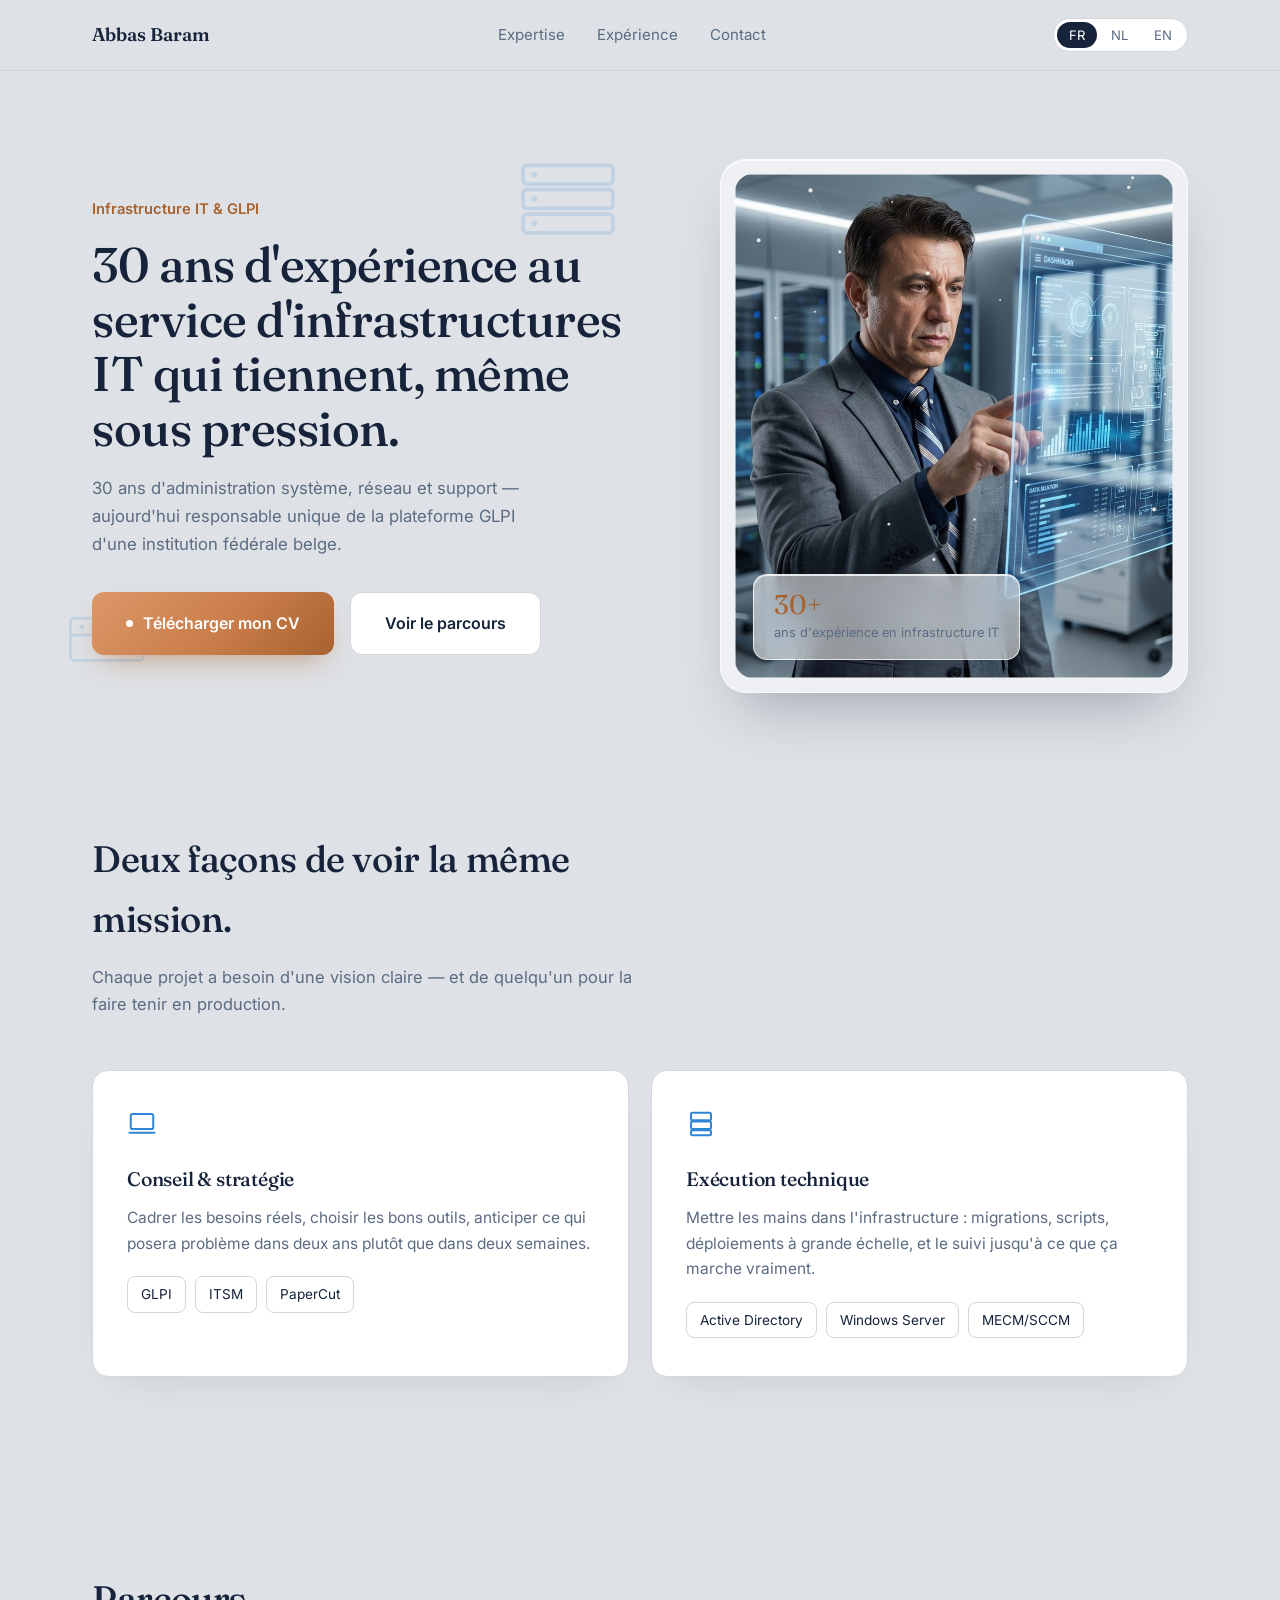
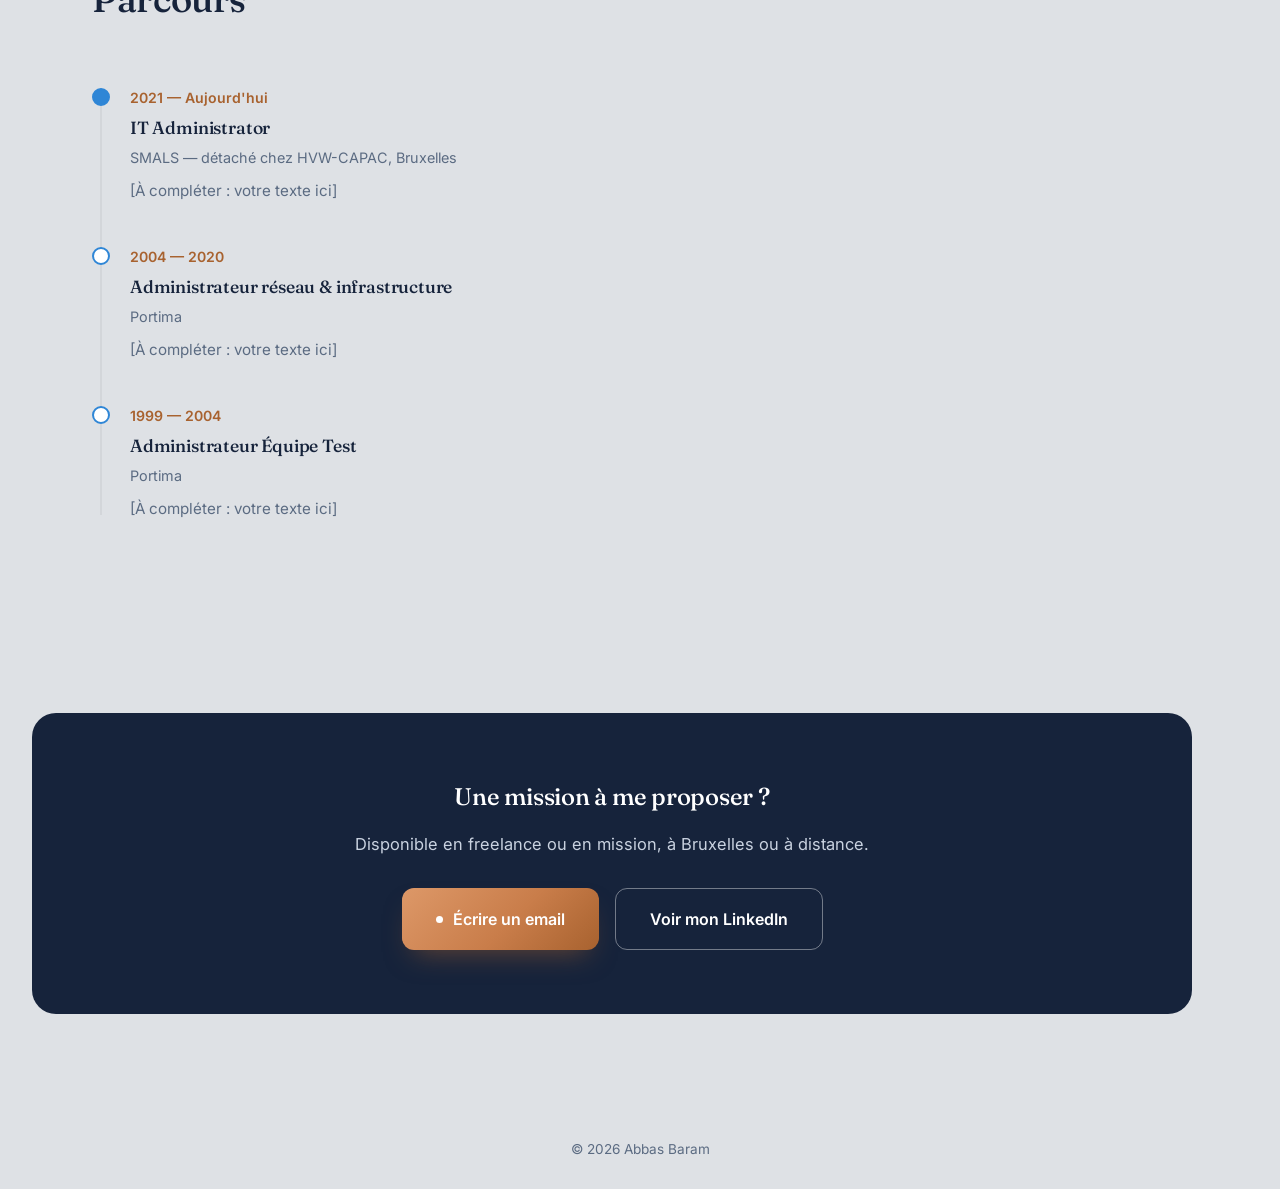
<file: index.html>
<!DOCTYPE html>
<html lang="fr">
<head>
<meta charset="UTF-8">
<meta name="viewport" content="width=device-width, initial-scale=1, viewport-fit=cover">
<title>Abbas Baram — Infrastructure IT &amp; GLPI</title>
<link rel="preconnect" href="https://fonts.googleapis.com">
<link rel="preconnect" href="https://fonts.gstatic.com" crossorigin>
<link href="https://fonts.googleapis.com/css2?family=Fraunces:opsz,wght@9..144,500;9..144,600&family=Inter:wght@400;500;600;700&family=JetBrains+Mono:wght@500&display=swap" rel="stylesheet">
<style>
:root{
  --bg:#DEE1E5; --panel:#FFFFFF; --ink:#16233B; --muted:#5B6B82; --line:#D3D6DA;
  --accent:#C97D4A; --accent-deep:#A8622F; --net:#2F86D6; --net-soft:rgba(47,134,214,0.14);
  box-sizing:border-box; padding-top:env(safe-area-inset-top,0px); padding-bottom:env(safe-area-inset-bottom,0px);
}
*{box-sizing:border-box;}
html{scroll-behavior:smooth; scroll-padding-top:74px;}
body{margin:0; background:
    linear-gradient(var(--bg),var(--bg)),
    repeating-linear-gradient(0deg, rgba(47,134,214,0.05) 0 1px, transparent 1px 64px),
    repeating-linear-gradient(90deg, rgba(47,134,214,0.05) 0 1px, transparent 1px 64px);
  color:var(--ink); font-family:'Inter',system-ui,sans-serif; line-height:1.65;}
h1,h2,h3{font-family:'Fraunces',Georgia,serif; font-weight:500; margin:0; letter-spacing:-0.01em;}
p{margin:0;} a{color:inherit; text-decoration:none;} img{max-width:100%; display:block;}
.wrap{max-width:1160px; margin:0 auto; padding:0 32px; position:relative;}

header{position:sticky; top:0; z-index:50; background:rgba(222,225,229,0.85); backdrop-filter:blur(12px); border-bottom:1px solid var(--line);}
.nav{display:flex; align-items:center; justify-content:space-between; padding:18px 32px; max-width:1160px; margin:0 auto;}
.brand{font-family:'Fraunces',serif; font-weight:600; font-size:1.15rem; color:var(--ink);}
.navlinks{display:flex; gap:32px; font-size:0.94rem; color:var(--muted);}
.navlinks a:hover{color:var(--net);}
.langsw{display:flex; gap:2px; background:var(--panel); border:1px solid var(--line); border-radius:20px; padding:3px;}
.langsw button{border:none; background:none; padding:5px 12px; font-size:0.82rem; font-family:inherit; color:var(--muted); border-radius:16px; cursor:pointer;}
.langsw button.active{background:var(--ink); color:#fff;}
.menubtn{display:none; border:none; background:none; font-size:1.4rem; color:var(--ink); cursor:pointer;}

/* HERO */
.hero{padding:88px 0 40px;}
.hero-grid{display:grid; grid-template-columns:1.1fr 0.9fr; gap:56px; align-items:center; position:relative;}
.neticon{position:absolute; opacity:0.16; color:var(--net); transition:opacity .4s ease; pointer-events:none;}
.hero-grid:hover .neticon{opacity:0.28;}
.kicker{color:var(--accent-deep); font-weight:600; font-size:0.92rem; margin-bottom:16px;}
.hero-left h1{font-size:clamp(2.2rem,3.8vw,3.2rem); line-height:1.12;}
.hero-left .sub{margin-top:20px; font-size:1.05rem; color:var(--muted); max-width:40ch;}
.hero-cta{margin-top:34px; display:flex; gap:16px; flex-wrap:wrap;}

.btn{position:relative; overflow:hidden; display:inline-flex; align-items:center; gap:10px;
  padding:17px 34px; border-radius:12px; font-size:1rem; font-weight:600;
  transition:transform .3s ease, box-shadow .3s ease;}
.btn-solid{background:linear-gradient(135deg,#DD9868,var(--accent) 55%,var(--accent-deep)); color:#fff;
  box-shadow:0 14px 28px -12px rgba(168,98,47,0.55);}
.btn-solid::before{content:""; position:absolute; top:0; left:-60%; width:40%; height:100%;
  background:linear-gradient(120deg,transparent,rgba(255,255,255,0.65),transparent); transform:skewX(-20deg);
  transition:left .65s ease-in-out;}
.btn-solid:hover::before{left:130%;}
.btn-solid:hover{transform:translateY(-3px); box-shadow:0 20px 36px -12px rgba(168,98,47,0.6);}
.btn-outline{border:1.5px solid var(--line); color:var(--ink); background:#fff;}
.btn-outline:hover{border-color:var(--net); color:var(--net);}
.pingdot{width:7px; height:7px; border-radius:50%; background:#fff; box-shadow:0 0 0 0 rgba(255,255,255,.7);
  animation:ping 2.2s ease-in-out infinite;}
@keyframes ping{0%{box-shadow:0 0 0 0 rgba(255,255,255,.55);} 70%{box-shadow:0 0 0 9px rgba(255,255,255,0);} 100%{box-shadow:0 0 0 0 rgba(255,255,255,0);}}

/* Photo glass frame + particles */
.photo-glass{position:relative; border-radius:26px; padding:14px; background:rgba(255,255,255,0.5);
  backdrop-filter:blur(16px) saturate(160%); border:1px solid rgba(255,255,255,0.7);
  box-shadow:0 30px 60px -24px rgba(22,35,59,0.35), inset 0 1px 0 rgba(255,255,255,0.8);}
.photo-inner{position:relative; border-radius:18px; overflow:hidden; aspect-ratio:4/4.6;}
.photo-inner img{width:100%; height:100%; object-fit:cover;}
.photo-inner canvas{position:absolute; inset:0; width:100%; height:100%;}
.photo-inner::after{content:""; position:absolute; inset:0; box-shadow:inset 0 0 0 1px rgba(255,255,255,0.5); pointer-events:none;}
.floatcard{position:absolute; left:18px; bottom:18px; z-index:3; padding:16px 20px; border-radius:14px;
  background:rgba(255,255,255,0.55); backdrop-filter:blur(14px) saturate(160%); -webkit-backdrop-filter:blur(14px) saturate(160%);
  border:1px solid rgba(255,255,255,0.75);
  box-shadow:0 16px 32px -14px rgba(22,35,59,0.4), inset 0 1px 0 rgba(255,255,255,0.8);}
.floatcard .num{font-family:'Fraunces',serif; font-size:1.7rem; color:var(--accent-deep); line-height:1;}
.floatcard .lbl{font-size:0.8rem; color:var(--muted); margin-top:3px;}

section{padding:96px 0;}
.eyebrow-free h2{font-size:clamp(1.8rem,3vw,2.3rem); max-width:22ch;}
.lede{color:var(--muted); font-size:1.03rem; max-width:56ch; margin-top:14px;}

.duality{display:grid; grid-template-columns:1fr 1fr; gap:22px; margin-top:52px;}
.dcol{padding:38px 34px; background:var(--panel); border:1px solid var(--line); border-radius:16px;
  box-shadow:0 18px 40px -28px rgba(22,35,59,0.18); transition:transform .3s ease, box-shadow .3s ease;}
.dcol:hover{transform:translateY(-4px); box-shadow:0 24px 48px -24px rgba(22,35,59,0.24);}
.dcol .icon{color:var(--net); margin-bottom:16px;}
.dcol h3{font-size:1.22rem; margin-bottom:10px;}
.dcol p{color:var(--muted); font-size:0.97rem;}
.chips{display:flex; flex-wrap:wrap; gap:9px; margin-top:20px;}
.chip{border:1px solid var(--line); border-radius:8px; padding:6px 13px; font-size:0.85rem; transition:.2s ease;}
.chip:hover{border-color:var(--net); color:var(--net); background:var(--net-soft);}

/* Timeline as network backbone */
.timeline{position:relative; margin-top:56px; padding-left:38px;}
.timeline::before{content:""; position:absolute; left:8px; top:6px; bottom:6px; width:2px;
  background:linear-gradient(var(--line),var(--line));}
.trow{position:relative; padding:0 0 42px;}
.trow:last-child{padding-bottom:0;}
.node{position:absolute; left:-38px; top:2px; width:18px; height:18px; border-radius:50%;
  background:#fff; border:2px solid var(--net); z-index:2;}
.trow.active .node{background:var(--net); box-shadow:0 0 0 0 rgba(47,134,214,.5); animation:node-pulse 2.2s ease-in-out infinite;}
@keyframes node-pulse{0%{box-shadow:0 0 0 0 rgba(47,134,214,.45);} 70%{box-shadow:0 0 0 10px rgba(47,134,214,0);} 100%{box-shadow:0 0 0 0 rgba(47,134,214,0);}}
.when{color:var(--accent-deep); font-weight:600; font-size:0.88rem; margin-bottom:4px;}
.trow h3{font-size:1.1rem; margin-bottom:4px;}
.trow .role{color:var(--muted); font-size:0.9rem; margin-bottom:8px;}
.trow p.desc{color:var(--muted); font-size:0.95rem; max-width:60ch;}

.contact{background:var(--ink); color:#fff; text-align:center; border-radius:24px; margin:0 32px;}
.contact .wrap{padding:64px 32px;}
.contact h2{color:#fff;}
.contact .lede{color:#C9D2E0; margin:14px auto 0;}
.contact .hero-cta{justify-content:center; margin-top:30px;}

footer{padding:28px 0; text-align:center; color:var(--muted); font-size:0.85rem;}

@media (max-width:900px){
  .hero-grid{grid-template-columns:1fr;}
  .duality{grid-template-columns:1fr;}
  .navlinks{position:fixed; top:66px; left:0; right:0; background:var(--bg); flex-direction:column; padding:18px 32px; gap:16px; border-bottom:1px solid var(--line); display:none;}
  .navlinks.open{display:flex;}
  .menubtn{display:block;}
  section{padding:60px 0;}
  .contact{margin:0 16px;}
}
</style>
</head>
<body>

<header>
  <div class="nav">
    <div class="brand">Abbas&nbsp;Baram</div>
    <nav class="navlinks" id="navlinks">
      <a href="#expertise" data-i18n="nav.expertise">Expertise</a>
      <a href="#experience" data-i18n="nav.experience">Expérience</a>
      <a href="#contact" data-i18n="nav.contact">Contact</a>
    </nav>
    <div style="display:flex; align-items:center; gap:14px;">
      <div class="langsw" id="langsw">
        <button data-lang="fr" class="active">FR</button>
        <button data-lang="nl">NL</button>
        <button data-lang="en">EN</button>
      </div>
      <button class="menubtn" id="menubtn" aria-label="Menu">☰</button>
    </div>
  </div>
</header>

<section class="hero">
  <div class="wrap">
    <div class="hero-grid" id="herogrid">
      <svg class="neticon" style="top:-20px; left:38%; width:120px;" viewBox="0 0 64 64" fill="none"><rect x="8" y="14" width="48" height="10" rx="2" stroke="currentColor" stroke-width="2"/><rect x="8" y="27" width="48" height="10" rx="2" stroke="currentColor" stroke-width="2"/><rect x="8" y="40" width="48" height="10" rx="2" stroke="currentColor" stroke-width="2"/><circle cx="14" cy="19" r="1.5" fill="currentColor"/><circle cx="14" cy="32" r="1.5" fill="currentColor"/><circle cx="14" cy="45" r="1.5" fill="currentColor"/></svg>
      <svg class="neticon" style="bottom:10px; left:-30px; width:90px;" viewBox="0 0 64 64" fill="none"><rect x="6" y="18" width="52" height="30" rx="3" stroke="currentColor" stroke-width="2"/><line x1="6" y1="30" x2="58" y2="30" stroke="currentColor" stroke-width="2"/><circle cx="14" cy="24" r="1.6" fill="currentColor"/><circle cx="22" cy="24" r="1.6" fill="currentColor"/></svg>
      <div class="hero-left">
        <div class="kicker" data-i18n="hero.kicker">Infrastructure IT &amp; GLPI</div>
        <h1 data-i18n="hero.title">30 ans d'expérience au service d'infrastructures IT qui tiennent, même sous pression.</h1>
        <p class="sub" data-i18n="hero.sub">30 ans d'administration système, réseau et support — aujourd'hui responsable unique de la plateforme GLPI d'une institution fédérale belge.</p>
        <div class="hero-cta">
          <a href="#contact" class="btn btn-solid"><span class="pingdot"></span><span data-i18n="hero.cta1">Télécharger mon CV</span></a>
          <a href="#experience" class="btn btn-outline" data-i18n="hero.cta2">Voir le parcours</a>
        </div>
      </div>
      <div class="hero-right">
        <div class="photo-glass">
          <div class="photo-inner">
            <img src="[data-uri]" alt="Abbas Baram">
            <canvas id="particles"></canvas>
            <div class="floatcard">
              <div class="num">30+</div>
              <div class="lbl" data-i18n="hero.floatlabel">ans d'expérience en infrastructure IT</div>
            </div>
          </div>
        </div>
      </div>
    </div>
  </div>
</section>

<section class="eyebrow-free" id="expertise">
  <div class="wrap">
    <h2 data-i18n="duality.title">Deux façons de voir la même mission.</h2>
    <p class="lede" data-i18n="duality.lede">Chaque projet a besoin d'une vision claire — et de quelqu'un pour la faire tenir en production.</p>
    <div class="duality">
      <div class="dcol">
        <svg class="icon" width="30" height="30" viewBox="0 0 24 24" fill="none"><rect x="3" y="4" width="18" height="12" rx="1.5" stroke="currentColor" stroke-width="1.6"/><path d="M2 19h20" stroke="currentColor" stroke-width="1.6" stroke-linecap="round"/></svg>
        <h3 data-i18n="duality.left.h">Conseil &amp; stratégie</h3>
        <p data-i18n="duality.left.p">Cadrer les besoins réels, choisir les bons outils, anticiper ce qui posera problème dans deux ans plutôt que dans deux semaines.</p>
        <div class="chips"><span class="chip">GLPI</span><span class="chip">ITSM</span><span class="chip">PaperCut</span></div>
      </div>
      <div class="dcol">
        <svg class="icon" width="30" height="30" viewBox="0 0 24 24" fill="none"><rect x="4" y="3" width="16" height="6" rx="1.2" stroke="currentColor" stroke-width="1.6"/><rect x="4" y="10" width="16" height="6" rx="1.2" stroke="currentColor" stroke-width="1.6"/><rect x="4" y="17" width="16" height="4" rx="1.2" stroke="currentColor" stroke-width="1.6"/></svg>
        <h3 data-i18n="duality.right.h">Exécution technique</h3>
        <p data-i18n="duality.right.p">Mettre les mains dans l'infrastructure : migrations, scripts, déploiements à grande échelle, et le suivi jusqu'à ce que ça marche vraiment.</p>
        <div class="chips"><span class="chip">Active Directory</span><span class="chip">Windows Server</span><span class="chip">MECM/SCCM</span></div>
      </div>
    </div>
  </div>
</section>

<section class="eyebrow-free" id="experience">
  <div class="wrap">
    <h2 data-i18n="exp.title">Parcours</h2>
    <div class="timeline">
      <div class="trow active"><div class="node"></div>
        <div class="when">2021 — <span data-i18n="exp.now">Aujourd'hui</span></div>
        <h3 data-i18n="exp.r1.h">IT Administrator</h3>
        <div class="role" data-i18n="exp.r1.role">SMALS — détaché chez HVW-CAPAC, Bruxelles</div>
        <p class="desc" data-i18n="exp.r1.p">[À compléter : votre texte ici]</p>
      </div>
      <div class="trow"><div class="node"></div>
        <div class="when">2004 — 2020</div>
        <h3 data-i18n="exp.r2.h">Administrateur réseau &amp; infrastructure</h3>
        <div class="role" data-i18n="exp.r2.role">Portima</div>
        <p class="desc" data-i18n="exp.r2.p">[À compléter : votre texte ici]</p>
      </div>
      <div class="trow"><div class="node"></div>
        <div class="when">1999 — 2004</div>
        <h3 data-i18n="exp.r3.h">Administrateur Équipe Test</h3>
        <div class="role" data-i18n="exp.r3.role">Portima</div>
        <p class="desc" data-i18n="exp.r3.p">[À compléter : votre texte ici]</p>
      </div>
    </div>
  </div>
</section>

<section id="contact">
  <div class="wrap contact">
    <div class="wrap">
      <h2 data-i18n="contact.title">Une mission à me proposer ?</h2>
      <p class="lede" data-i18n="contact.lede">Disponible en freelance ou en mission, à Bruxelles ou à distance.</p>
      <div class="hero-cta">
        <a href="mailto:abbas.baram@gmail.com" class="btn btn-solid"><span class="pingdot"></span><span data-i18n="contact.cta1">Écrire un email</span></a>
        <a href="https://www.linkedin.com/" class="btn btn-outline" style="border-color:rgba(255,255,255,0.4); color:#fff; background:transparent;" data-i18n="contact.cta2">Voir mon LinkedIn</a>
      </div>
    </div>
  </div>
</section>

<footer><div class="wrap">© 2026 Abbas Baram</div></footer>

<script>
/* particules flottantes sur la photo */
(function(){
  const canvas = document.getElementById('particles');
  const ctx = canvas.getContext('2d');
  let w,h,particles=[];
  function resize(){
    w = canvas.parentElement.clientWidth; h = canvas.parentElement.clientHeight;
    canvas.width = w; canvas.height = h;
  }
  function init(){
    resize();
    particles = Array.from({length:26}, ()=>({
      x:Math.random()*w, y:Math.random()*h,
      vx:(Math.random()-0.5)*0.15, vy:(Math.random()-0.5)*0.15,
      r:Math.random()*1.6+0.6
    }));
  }
  function step(){
    ctx.clearRect(0,0,w,h);
    for(const p of particles){
      p.x+=p.vx; p.y+=p.vy;
      if(p.x<0||p.x>w) p.vx*=-1;
      if(p.y<0||p.y>h) p.vy*=-1;
    }
    for(let i=0;i<particles.length;i++){
      for(let j=i+1;j<particles.length;j++){
        const a=particles[i],b=particles[j];
        const d=Math.hypot(a.x-b.x,a.y-b.y);
        if(d<70){
          ctx.strokeStyle='rgba(255,255,255,'+(0.22*(1-d/70))+')';
          ctx.lineWidth=1; ctx.beginPath(); ctx.moveTo(a.x,a.y); ctx.lineTo(b.x,b.y); ctx.stroke();
        }
      }
    }
    for(const p of particles){
      ctx.beginPath(); ctx.arc(p.x,p.y,p.r,0,Math.PI*2);
      ctx.fillStyle='rgba(255,255,255,0.85)'; ctx.fill();
    }
    requestAnimationFrame(step);
  }
  window.addEventListener('resize', resize);
  init(); step();
})();

const i18n = {
  fr:{"nav.expertise":"Expertise","nav.experience":"Expérience","nav.contact":"Contact",
  "hero.kicker":"Infrastructure IT & GLPI","hero.title":"30 ans d'expérience au service d'infrastructures IT qui tiennent, même sous pression.",
  "hero.sub":"30 ans d'administration système, réseau et support — aujourd'hui responsable unique de la plateforme GLPI d'une institution fédérale belge.",
  "hero.cta1":"Télécharger mon CV","hero.cta2":"Voir le parcours","hero.floatlabel":"ans d'expérience en infrastructure IT",
  "duality.title":"Deux façons de voir la même mission.","duality.lede":"Chaque projet a besoin d'une vision claire — et de quelqu'un pour la faire tenir en production.",
  "duality.left.h":"Conseil & stratégie","duality.left.p":"Cadrer les besoins réels, choisir les bons outils, anticiper ce qui posera problème dans deux ans plutôt que dans deux semaines.",
  "duality.right.h":"Exécution technique","duality.right.p":"Mettre les mains dans l'infrastructure : migrations, scripts, déploiements à grande échelle, et le suivi jusqu'à ce que ça marche vraiment.",
  "exp.title":"Parcours","exp.now":"Aujourd'hui",
  "exp.r1.h":"IT Administrator","exp.r1.role":"SMALS — détaché chez HVW-CAPAC, Bruxelles","exp.r1.p":"[À compléter : votre texte ici]",
  "exp.r2.h":"Administrateur réseau & infrastructure","exp.r2.role":"Portima","exp.r2.p":"[À compléter : votre texte ici]",
  "exp.r3.h":"Administrateur Équipe Test","exp.r3.role":"Portima","exp.r3.p":"[À compléter : votre texte ici]",
  "contact.title":"Une mission à me proposer ?","contact.lede":"Disponible en freelance ou en mission, à Bruxelles ou à distance.",
  "contact.cta1":"Écrire un email","contact.cta2":"Voir mon LinkedIn"},
  nl:{"nav.expertise":"Expertise","nav.experience":"Ervaring","nav.contact":"Contact",
  "hero.kicker":"IT-infrastructuur & GLPI","hero.title":"30 jaar ervaring ten dienste van IT-infrastructuren die standhouden, ook onder druk.",
  "hero.sub":"30 jaar ervaring in systeem-, netwerk- en supportbeheer — nu enige beheerder van het GLPI-platform van een Belgische federale instelling.",
  "hero.cta1":"Download mijn cv","hero.cta2":"Bekijk het traject","hero.floatlabel":"jaar ervaring in IT-infrastructuur",
  "duality.title":"Twee manieren om naar dezelfde opdracht te kijken.","duality.lede":"Elk project heeft een duidelijke visie nodig — en iemand die ervoor zorgt dat het ook in productie blijft draaien.",
  "duality.left.h":"Advies & strategie","duality.left.p":"De echte behoefte in kaart brengen, de juiste tools kiezen, en problemen zien aankomen voordat ze ontstaan.",
  "duality.right.h":"Technische uitvoering","duality.right.p":"Zelf aan de slag: migraties, scripts, grootschalige uitrol, en opvolgen tot het echt werkt.",
  "exp.title":"Traject","exp.now":"Vandaag",
  "exp.r1.h":"IT Administrator","exp.r1.role":"SMALS — gedetacheerd bij HVW-CAPAC, Brussel","exp.r1.p":"[Aan te vullen: uw tekst hier]",
  "exp.r2.h":"Netwerk- & infrastructuurbeheerder","exp.r2.role":"Portima","exp.r2.p":"[Aan te vullen: uw tekst hier]",
  "exp.r3.h":"Testteambeheerder","exp.r3.role":"Portima","exp.r3.p":"[Aan te vullen: uw tekst hier]",
  "contact.title":"Een opdracht voor mij?","contact.lede":"Beschikbaar als freelancer, in Brussel of op afstand.",
  "contact.cta1":"Stuur een e-mail","contact.cta2":"Bekijk mijn LinkedIn"},
  en:{"nav.expertise":"Expertise","nav.experience":"Experience","nav.contact":"Contact",
  "hero.kicker":"IT Infrastructure & GLPI","hero.title":"30 years of experience behind IT infrastructure that holds up, even under pressure.",
  "hero.sub":"30 years in systems, network and support administration — now sole owner of the GLPI platform for a Belgian federal institution.",
  "hero.cta1":"Download my CV","hero.cta2":"See the background","hero.floatlabel":"years of IT infrastructure experience",
  "duality.title":"Two ways of looking at the same mission.","duality.lede":"Every project needs a clear vision — and someone to keep it running once it's live.",
  "duality.left.h":"Advisory & strategy","duality.left.p":"Framing the real need, picking the right tools, and seeing trouble coming years before it lands.",
  "duality.right.h":"Hands-on execution","duality.right.p":"Getting into the infrastructure itself: migrations, scripting, large-scale rollouts, and staying until it actually works.",
  "exp.title":"Background","exp.now":"Present",
  "exp.r1.h":"IT Administrator","exp.r1.role":"SMALS — seconded to HVW-CAPAC, Brussels","exp.r1.p":"[To complete: your text here]",
  "exp.r2.h":"Network & Infrastructure Administrator","exp.r2.role":"Portima","exp.r2.p":"[To complete: your text here]",
  "exp.r3.h":"Test Team Administrator","exp.r3.role":"Portima","exp.r3.p":"[To complete: your text here]",
  "contact.title":"Have a project for me?","contact.lede":"Available freelance, based in Brussels or fully remote.",
  "contact.cta1":"Send an email","contact.cta2":"See my LinkedIn"}
};
function setLang(lang){
  document.querySelectorAll('[data-i18n]').forEach(el=>{const k=el.getAttribute('data-i18n'); if(i18n[lang]&&i18n[lang][k]) el.textContent=i18n[lang][k];});
  document.querySelectorAll('#langsw button').forEach(b=>b.classList.toggle('active', b.dataset.lang===lang));
  document.documentElement.lang=lang;
  try{localStorage.setItem('site_lang_net',lang);}catch(e){}
}
document.getElementById('langsw').addEventListener('click', e=>{const b=e.target.closest('button'); if(b) setLang(b.dataset.lang);});
document.getElementById('menubtn').addEventListener('click', ()=>{document.getElementById('navlinks').classList.toggle('open');});
let saved='fr'; try{saved=localStorage.getItem('site_lang_net')||'fr';}catch(e){}
if(saved!=='fr') setLang(saved);
</script>
</body>
</html>
</file>
